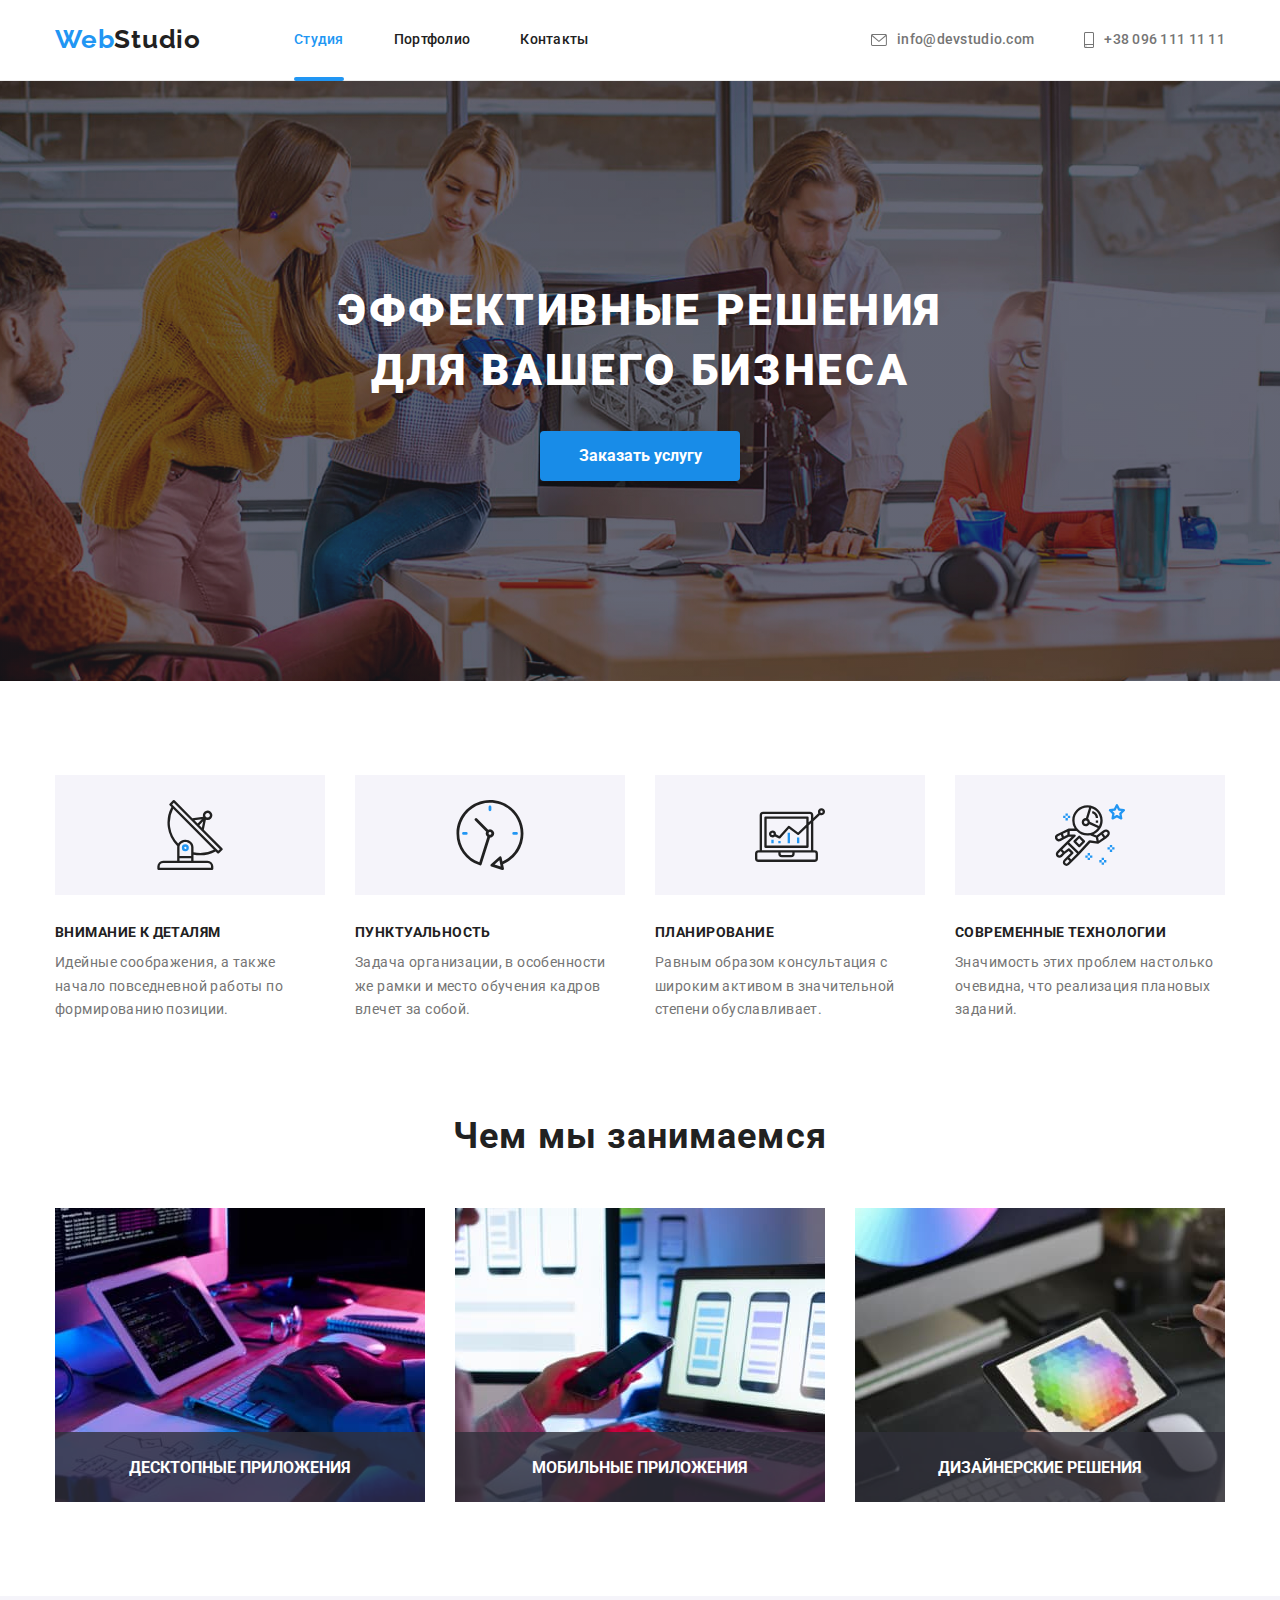
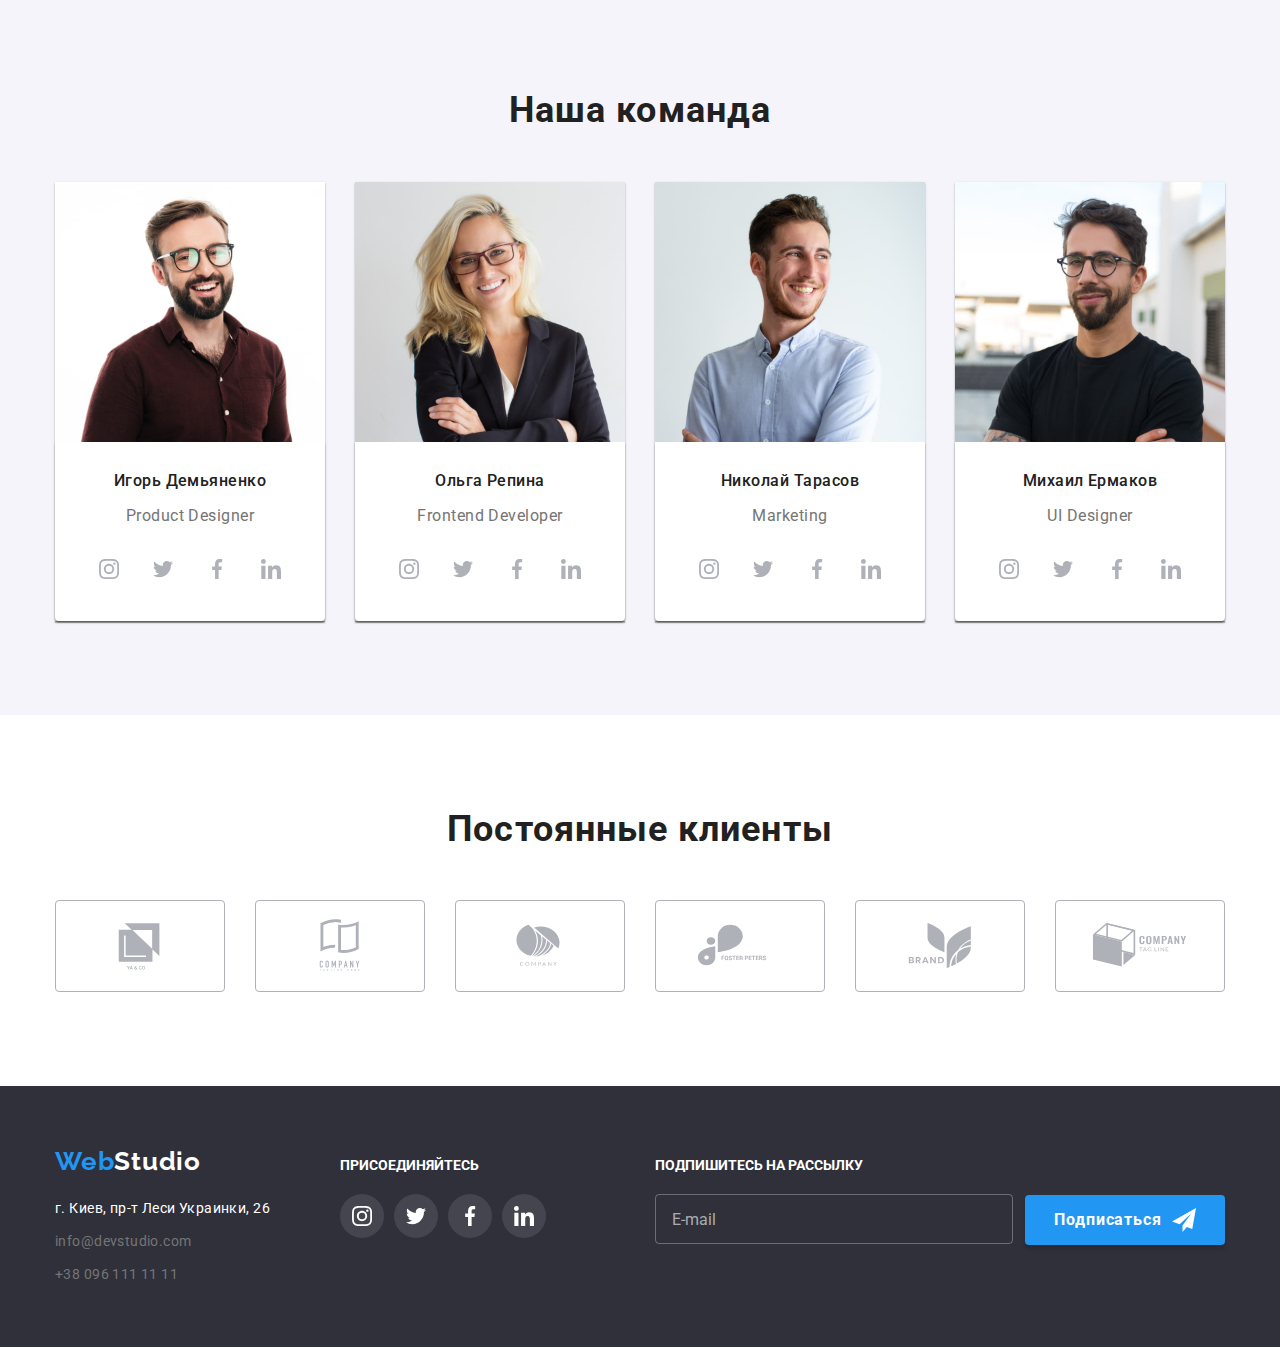
<file: index.html>
<!DOCTYPE html>
<html lang="en">
  <head>
    <meta charset="UTF-8" />
    <meta http-equiv="X-UA-Compatible" content="IE=edge" />
    <meta name="viewport" content="width=device-width, initial-scale=1.0" />
    <title>Document</title>
    <link rel="preconnect" href="https://fonts.googleapis.com" />
    <link rel="preconnect" href="https://fonts.gstatic.com" crossorigin />
    <link
      href="https://fonts.googleapis.com/css2?family=Raleway:wght@700&family=Roboto:wght@400;500;700;900&display=swap"
      rel="stylesheet"
    />
    <link
      rel="stylesheet"
      href="https://cdnjs.cloudflare.com/ajax/libs/modern-normalize/1.1.0/modern-normalize.min.css"
    />
    <link rel="stylesheet" href="./css/styles.css" />
  </head>
  <body>
    <header class="header">
      <div class="container header-container">
        <nav class="main-nav">
          <a href="./index.html" lang="en" class="logo-left link"
            >Web<span class="logo-right link">Studio</span></a
          >
          <ul class="site-nav list">
            <li class="site-nav-item">
              <a href="./index.html" class="site-nav-item link current"
                >Студия</a
              >
            </li>
            <li class="site-nav-item">
              <a href="./portfolio.html" class="site-nav-item link"
                >Портфолио</a
              >
            </li>
            <li class="site-nav-item">
              <a href="" class="site-nav-item link">Контакты</a>
            </li>
          </ul>
        </nav>
        <ul class="header-contacts list">
          <li class="header-contacts-item">
            <a href="mailto:info@devstudio.com" class="header-contacts link">
              <svg class="studio-icon" width="16" height="12">
                <use href="./images/icons.svg#icon-envelope-hover"></use>
              </svg>
              info@devstudio.com
            </a>
          </li>
          <li class="header-contacts-item">
            <a class="studio-link link" href="tel:+380961111111">
              <svg class="studio-icon" width="10" height="16">
                <use href="./images/icons.svg#icon-smartphone"></use>
              </svg>
              +38 096 111 11 11
            </a>
          </li>
        </ul>
      </div>
    </header>
    <main>
      <section class="hero overlay">
        <div class="container">
          <h1 class="hero-title">Эффективные решения для вашего бизнеса</h1>
          <button type="button" class="button-hero" data-modal-open>
            Заказать услугу
          </button>
        </div>
      </section>
      <!--Преимущества-->
      <section class="section">
        <div class="container">
          <h2 class="visually-hidden">Преимущества</h2>
          <ul class="advantage list">
            <li class="advantage-item">
              <div class="features">
                <svg class="feature-svg" width="70" height="70">
                  <use href="./images/icons.svg#icon-antenna"></use>
                </svg>
              </div>
              <h3 class="advantage-title">Внимание к деталям</h3>
              <p class="adv-description">
                Идейные соображения, а также начало повседневной работы по
                формированию позиции.
              </p>
            </li>
            <li class="advantage-item">
              <div class="features">
                <svg class="feature-svg" width="70" height="70">
                  <use href="./images/icons.svg#icon-clock"></use>
                </svg>
              </div>
              <h3 class="advantage-title">Пунктуальность</h3>
              <p class="adv-description">
                Задача организации, в особенности же рамки и место обучения
                кадров влечет за собой.
              </p>
            </li>
            <li class="advantage-item">
              <div class="features">
                <svg class="feature-svg" width="70" height="70">
                  <use href="./images/icons.svg#icon-diagram"></use>
                </svg>
              </div>
              <h3 class="advantage-title">Планирование</h3>
              <p class="adv-description">
                Равным образом консультация с широким активом в значительной
                степени обуславливает.
              </p>
            </li>
            <li class="advantage-item">
              <div class="features">
                <svg class="feature-svg" width="70" height="70">
                  <use href="./images/icons.svg#icon-astronaut"></use>
                </svg>
              </div>
              <h3 class="advantage-title">Современные технологии</h3>
              <p class="adv-description">
                Значимость этих проблем настолько очевидна, что реализация
                плановых заданий.
              </p>
            </li>
          </ul>
        </div>
      </section>
      <section class="section act-section">
        <div class="container">
          <h3 class="section-title">Чем мы занимаемся</h3>
          <ul class="project list activity">
            <li class="act-item">
              <div class="act-type">
                <img
                  src="./img/hw1.jpg"
                  alt="Верстка сайтов"
                  width="371"
                  height="294"
                />
                <p class="speciality">Десктопные приложения</p>
              </div>
            </li>
            <li class="act-item">
              <div class="act-type">
                <img
                  src="./img/hw2.jpg"
                  alt="Мобильные приложения"
                  width="371"
                  height="294"
                />
                <p class="speciality">Мобильные приложения</p>
              </div>
            </li>
            <li class="act-item">
              <div class="act-type">
                <img
                  src="./img/hw3.jpg"
                  alt="WEB дизайн"
                  width="371"
                  height="294"
                />
                <p class="speciality">Дизайнерские решения</p>
              </div>
            </li>
          </ul>
        </div>
      </section>
      <!--Наша команда-->
      <section class="section team">
        <div class="container">
          <h2 class="section-title">Наша команда</h2>
          <ul class="project-team list">
            <li class="team-image">
              <img
                class="team-photo"
                src="./img/hw4.jpg"
                alt="Фото Игоря Демьяненко"
                width="270"
                height="260"
              />
              <div class="team-description">
                <h3 class="team-member">Игорь Демьяненко</h3>
                <p class="project-type">Product Designer</p>
                <ul class="socials list">
                  <li class="socials-icons">
                    <a
                      class="social-link"
                      href=""
                      aria-label="instagram"
                      target="_blank"
                    >
                      <svg class="socials-icon" width="20" height="20">
                        <use href="./images/icons.svg#icon-instagram-2"></use>
                      </svg>
                    </a>
                  </li>
                  <li class="socials-icons">
                    <a
                      class="social-link"
                      href=""
                      aria-label="twitter"
                      target="_blank"
                    >
                      <svg class="socials-icon" width="20" height="20">
                        <use href="./images/icons.svg#icon-twitter-1"></use>
                      </svg>
                    </a>
                  </li>
                  <li class="socials-icons">
                    <a
                      class="social-link"
                      href=""
                      aria-label="facebook"
                      target="_blank"
                    >
                      <svg class="socials-icon" width="20" height="20">
                        <use href="./images/icons.svg#icon-facebook-1"></use>
                      </svg>
                    </a>
                  </li>
                  <li class="socials-icons">
                    <a
                      class="social-link"
                      href=""
                      aria-label="linkedin"
                      target="_blank"
                    >
                      <svg class="socials-icon" width="20" height="20">
                        <use href="./images/icons.svg#icon-linkedin-1"></use>
                      </svg>
                    </a>
                  </li>
                </ul>
              </div>
            </li>
            <li class="team-image">
              <img
                class="team-photo"
                src="./img/hw5.jpg"
                alt="Фото Ольги Репиной"
                width="270"
                height="260"
              />
              <div class="team-description">
                <h3 class="team-member">Ольга Репина</h3>
                <p class="project-type">Frontend Developer</p>
                <ul class="socials list">
                  <li class="socials-icons">
                    <a
                      class="social-link"
                      href=""
                      aria-label="instagram"
                      target="_blank"
                    >
                      <svg class="socials-icon" width="20" height="20">
                        <use href="./images/icons.svg#icon-instagram-2"></use>
                      </svg>
                    </a>
                  </li>
                  <li class="socials-icons">
                    <a
                      class="social-link"
                      href=""
                      aria-label="twitter"
                      target="_blank"
                    >
                      <svg class="socials-icon" width="20" height="20">
                        <use href="./images/icons.svg#icon-twitter-1"></use>
                      </svg>
                    </a>
                  </li>
                  <li class="socials-icons">
                    <a
                      class="social-link"
                      href=""
                      aria-label="facebook"
                      target="_blank"
                    >
                      <svg class="socials-icon" width="20" height="20">
                        <use href="./images/icons.svg#icon-facebook-1"></use>
                      </svg>
                    </a>
                  </li>
                  <li class="socials-icons">
                    <a
                      class="social-link"
                      href=""
                      aria-label="linkedin"
                      target="_blank"
                    >
                      <svg class="socials-icon" width="20" height="20">
                        <use href="./images/icons.svg#icon-linkedin-1"></use>
                      </svg>
                    </a>
                  </li>
                </ul>
              </div>
            </li>
            <li class="team-image">
              <img
                class="team-photo"
                src="./img/hw6.jpg"
                alt="Фото Николая Тарасова"
                width="270"
                height="260"
              />
              <div class="team-description">
                <h3 class="team-member">Николай Тарасов</h3>
                <p class="project-type">Marketing</p>
                <ul class="socials list">
                  <li class="socials-icons">
                    <a
                      class="social-link"
                      href=""
                      aria-label="instagram"
                      target="_blank"
                    >
                      <svg class="socials-icon" width="20" height="20">
                        <use href="./images/icons.svg#icon-instagram-2"></use>
                      </svg>
                    </a>
                  </li>
                  <li class="socials-icons">
                    <a
                      class="social-link"
                      href=""
                      aria-label="twitter"
                      target="_blank"
                    >
                      <svg class="socials-icon" width="20" height="20">
                        <use href="./images/icons.svg#icon-twitter-1"></use>
                      </svg>
                    </a>
                  </li>
                  <li class="socials-icons">
                    <a
                      class="social-link"
                      href=""
                      aria-label="facebook"
                      target="_blank"
                    >
                      <svg class="socials-icon" width="20" height="20">
                        <use href="./images/icons.svg#icon-facebook-1"></use>
                      </svg>
                    </a>
                  </li>
                  <li class="socials-icons">
                    <a
                      class="social-link"
                      href=""
                      aria-label="linkedin"
                      target="_blank"
                    >
                      <svg class="socials-icon" width="20" height="20">
                        <use href="./images/icons.svg#icon-linkedin-1"></use>
                      </svg>
                    </a>
                  </li>
                </ul>
              </div>
            </li>
            <li class="team-image">
              <img
                class="team-photo"
                src="./img/hw7.jpg"
                alt="Фото Михаила Ермакова"
                width="270"
                height="260"
              />
              <div class="team-description">
                <h3 class="team-member">Михаил Ермаков</h3>
                <p class="project-type">UI Designer</p>
                <ul class="socials list">
                  <li class="socials-icons">
                    <a
                      class="social-link"
                      href=""
                      aria-label="instagram"
                      target="_blank"
                    >
                      <svg class="socials-icon" width="20" height="20">
                        <use href="./images/icons.svg#icon-instagram-2"></use>
                      </svg>
                    </a>
                  </li>
                  <li class="socials-icons">
                    <a
                      class="social-link"
                      href=""
                      aria-label="twitter"
                      target="_blank"
                    >
                      <svg class="socials-icon" width="20" height="20">
                        <use href="./images/icons.svg#icon-twitter-1"></use>
                      </svg>
                    </a>
                  </li>
                  <li class="socials-icons">
                    <a
                      class="social-link"
                      href=""
                      aria-label="facebook"
                      target="_blank"
                    >
                      <svg class="socials-icon" width="20" height="20">
                        <use href="./images/icons.svg#icon-facebook-1"></use>
                      </svg>
                    </a>
                  </li>
                  <li class="socials-icons">
                    <a
                      class="social-link"
                      href=""
                      aria-label="linkedin"
                      target="_blank"
                    >
                      <svg class="socials-icon" width="20" height="20">
                        <use href="./images/icons.svg#icon-linkedin-1"></use>
                      </svg>
                    </a>
                  </li>
                </ul>
              </div>
            </li>
          </ul>
        </div>
      </section>
      <!--Постоянные клиенты-->
      <section class="section">
        <div class="container">
          <h3 class="section-title">Постоянные клиенты</h3>
          <ul class="clients list">
            <li class="clients-item">
              <a
                class="clients-link"
                href="./index.html"
                aria-label="Company Logo"
              >
                <svg class="clients-icon" width="106" height="60">
                  <use href="./images/icons.svg#icon-Logo"></use>
                </svg>
              </a>
            </li>
            <li class="clients-item">
              <a
                class="clients-link"
                href="./index.html"
                aria-label="Company Logo"
              >
                <svg class="clients-icon" width="106" height="60">
                  <use href="./images/icons.svg#icon-Logo1"></use>
                </svg>
              </a>
            </li>
            <li class="clients-item">
              <a
                class="clients-link"
                href="./index.html"
                aria-label="Company Logo"
              >
                <svg class="clients-icon" width="106" height="60">
                  <use href="./images/icons.svg#icon-Logo2"></use>
                </svg>
              </a>
            </li>
            <li class="clients-item">
              <a
                class="clients-link"
                href="./index.html"
                aria-label="Company Logo"
              >
                <svg class="clients-icon" width="106" height="60">
                  <use href="./images/icons.svg#icon-Logo3"></use>
                </svg>
              </a>
            </li>
            <li class="clients-item">
              <a
                class="clients-link"
                href="./index.html"
                aria-label="Company Logo"
              >
                <svg class="clients-icon" width="106" height="60">
                  <use href="./images/icons.svg#icon-Logo4"></use>
                </svg>
              </a>
            </li>
            <li class="clients-item">
              <a
                class="clients-link"
                href="./index.html"
                aria-label="Company Logo"
              >
                <svg class="clients-icon" width="106" height="60">
                  <use href="./images/icons.svg#icon-Logo5"></use>
                </svg>
              </a>
            </li>
          </ul>
        </div>
      </section>
    </main>
    <!--Подвал-->
    <footer class="footer">
      <div class="container footer-contacts">
        <div class="footer-block">
          <a href="index.html" lang="en" class="logo-left-footer link"
            >Web<span class="logo-right-down link">Studio</span></a
          >
          <address class="address">
            <ul class="list">
              <li class="footer-address">
                <a
                  href="https://goo.gl/maps/m6iM4TvxNRospSLj7"
                  class="contacts link"
                  ><span class="contacts-map"
                    >г. Киев, пр-т Леси Украинки, 26</span
                  ></a
                >
              </li>
              <li class="footer-address">
                <a href="mailto:info@devstudio.com" class="contacts link"
                  >info@devstudio.com</a
                >
              </li>
              <li class="footer-address">
                <a href="tel:+380961111111" class="contacts link"
                  >+38 096 111 11 11</a
                >
              </li>
            </ul>
          </address>
        </div>
        <div class="network-block">
          <h3 class="footer-title">Присоединяйтесь</h3>
          <ul class="socials list">
            <li class="footer-socials-icons">
              <a
                class="footer-social-link"
                href=""
                aria-label="instagram"
                target="_blank"
              >
                <svg class="socials-icon" width="20" height="20">
                  <use href="./images/icons.svg#icon-instagram-2"></use>
                </svg>
              </a>
            </li>
            <li class="footer-socials-icons">
              <a
                class="footer-social-link"
                href=""
                aria-label="twitter"
                target="_blank"
              >
                <svg class="socials-icon" width="20" height="20">
                  <use href="./images/icons.svg#icon-twitter-1"></use>
                </svg>
              </a>
            </li>
            <li class="footer-socials-icons">
              <a
                class="footer-social-link"
                href=""
                aria-label="facebook"
                target="_blank"
              >
                <svg class="socials-icon" width="20" height="20">
                  <use href="./images/icons.svg#icon-facebook-1"></use>
                </svg>
              </a>
            </li>
            <li class="footer-socials-icons">
              <a
                class="footer-social-link"
                href=""
                aria-label="linkedin"
                target="_blank"
              >
                <svg class="socials-icon" width="20" height="20">
                  <use href="./images/icons.svg#icon-linkedin-1"></use>
                </svg>
              </a>
            </li>
          </ul>
        </div>

        <div class="subscribe">
          <p class="title-subscribe">Подпишитесь на рассылку</p>

          <form class="form-subscribe">
            <label class="form-label-subscribe">
              <input
                type="email"
                class="form-input-subscribe"
                name="mail"
                id="mail-subscribe"
                placeholder="E-mail"
              />
            </label>
            <button type="submit" class="button-subscribe">
              Подписаться
              <svg class="icon-form-subscribe">
                <use href="./images/symbol-telegram.svg#icon-telegram"></use>
              </svg>
            </button>
          </form>
        </div>
      </div>
    </footer>

    <!-- Модальное окно -->

    <div class="backdrop is-hidden" data-modal>
      <div class="modal">
        <button class="modal-button" data-modal-close>
          <svg class="modal-button-icon">
            <use href="./images/icons/symbol-defs.svg#icon-Vector"></use>
          </svg>
        </button>

        <form class="form" autocomplete="off">
          <p class="modal-title">Оставьте свои данные, мы вам перезвоним</p>

          <label class="label">
            <span class="form-label">Имя</span>
            <input type="text" class="form-input" name="user-name" id="name" />
            <svg class="icon-form">
              <use href="./images/symbol-defs.svg#icon-man"></use>
            </svg>
          </label>

          <label class="label">
            <span class="form-label">Телефон</span>
            <input type="tel" class="form-input" name="tel" id="tel" />
            <svg class="icon-form">
              <use href="./images/symbol-defs.svg#icon-tel"></use>
            </svg>
          </label>

          <label class="label">
            <span class="form-label">Почта</span>
            <input type="email" class="form-input" name="email" id="email" />
            <svg class="icon-form">
              <use href="./images/symbol-defs.svg#icon-email"></use>
            </svg>
          </label>

          <label class="label label-comment"
            ><span class="form-label">Kомментарий</span>
            <textarea
              name="comment"
              class="textarea-field"
              id="comment"
              placeholder="Введите текст"
            ></textarea>
          </label>

          <label class="agreement">
            <input
              type="checkbox"
              class="agreement-checkbox visually-hidden"
              name="agreement"
              id="agreement"
            />
            <span class="custom-checkbox">
              <svg class="icon-checkbox">
                <use href="./images/symbol-defs.svg#icon-check2"></use>
              </svg>
            </span>
            <span class="agreement-label"
              >Соглашаюсь с рассылкой и принимаю
            </span>
            <a class="agreement-link" href="">Условия договора</a></label
          >

          <button type="submit" class="button-submit">Отправить</button>
        </form>
      </div>
    </div>
    <script src="./js/modal.js"></script>
  </body>
</html>
</file>
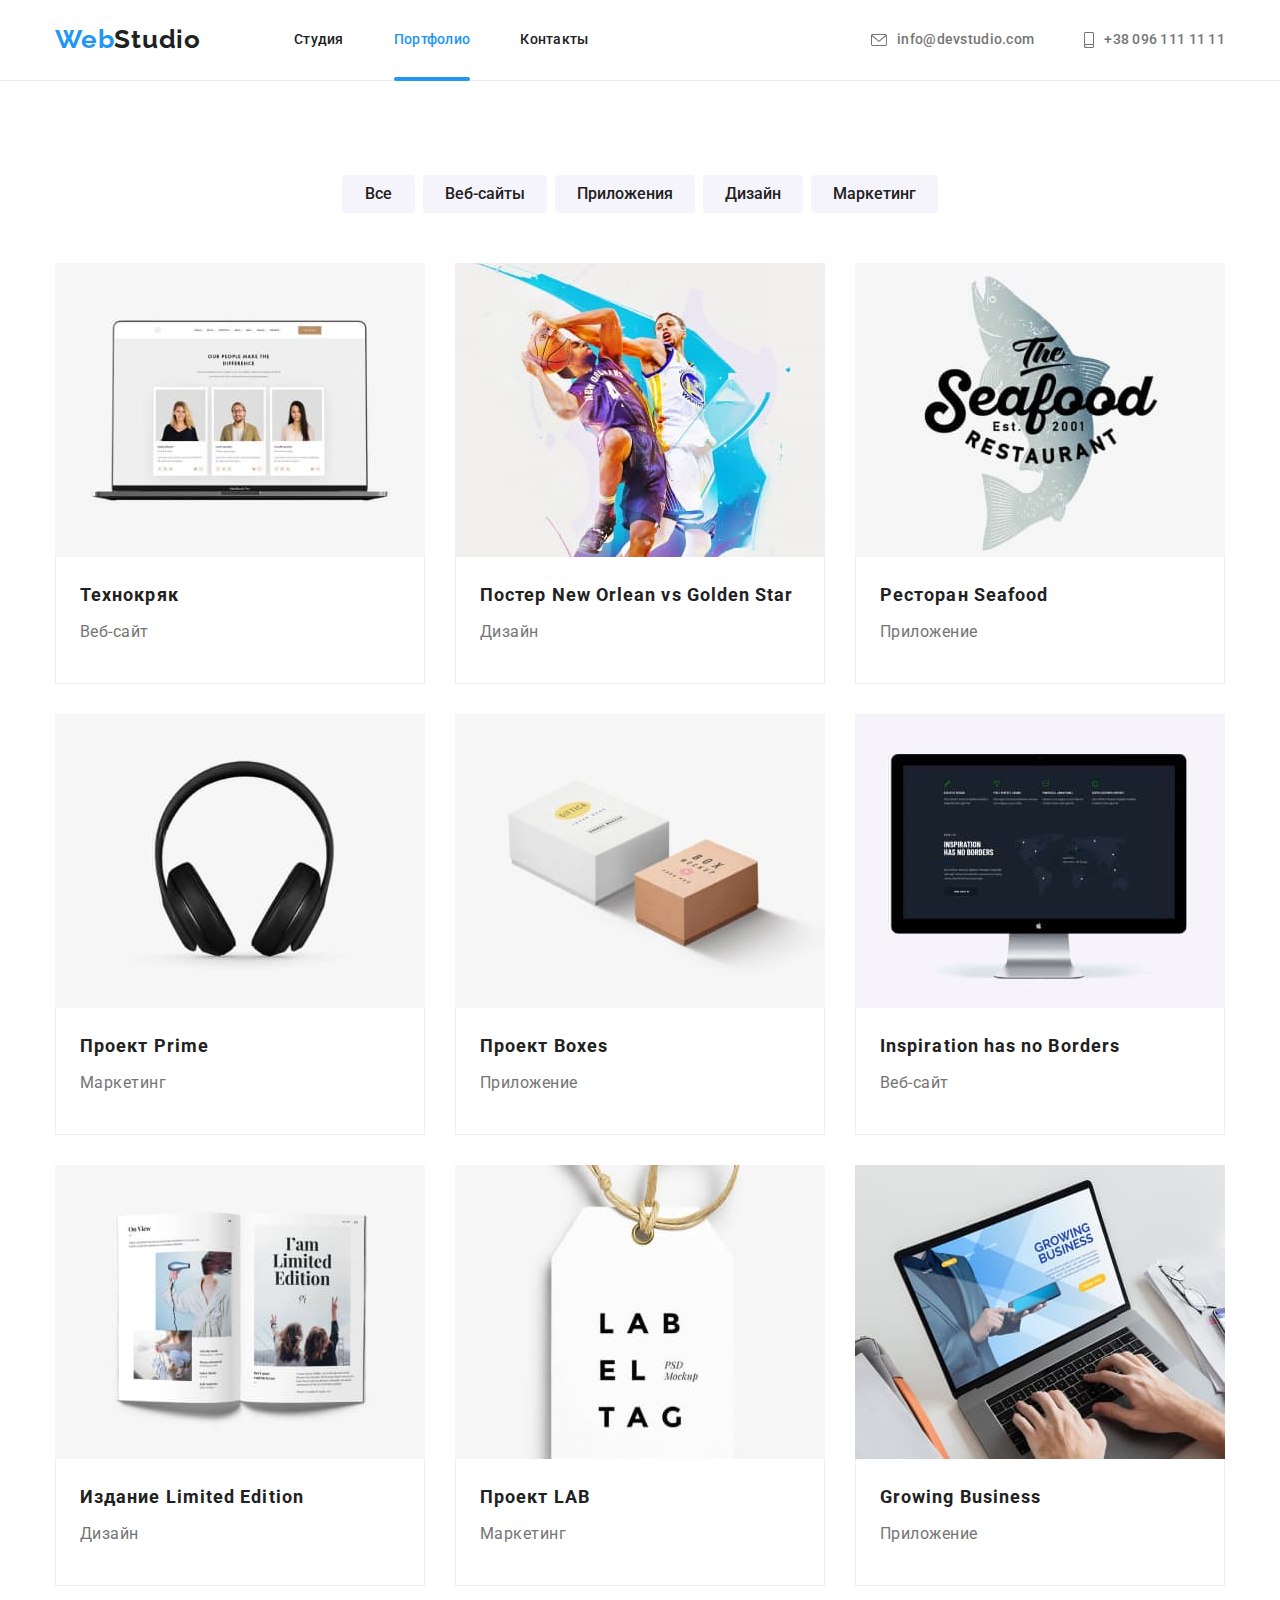
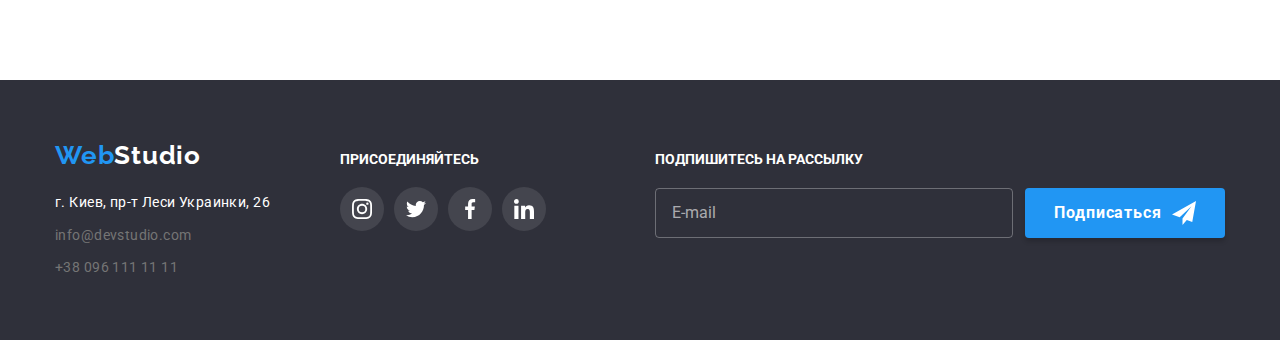
<file: portfolio.html>
<!DOCTYPE html>
<html lang="en">
<head>
    <meta charset="UTF-8">
    <meta http-equiv="X-UA-Compatible" content="IE=edge">
    <meta name="viewport" content="width=device-width, initial-scale=1.0">
    <title>Document</title>
    <link rel="preconnect" href="https://fonts.googleapis.com">
    <link rel="preconnect" href="https://fonts.gstatic.com" crossorigin>
    <link href="https://fonts.googleapis.com/css2?family=Raleway:wght@700&family=Roboto:wght@400;500;700;900&display=swap" rel="stylesheet"> 
    <link 
          rel="stylesheet"
          href="https://cdnjs.cloudflare.com/ajax/libs/modern-normalize/1.1.0/modern-normalize.min.css"
        />
    <link rel="stylesheet" href="./css/styles.css">
</head>
<body>
    <header class="header">
        <div class="container header-container">
            <nav class="main-nav">
            <a href="./index.html" lang="en" class="logo-left link">Web<span class="logo-right link">Studio</span></a>
            <ul class="site-nav list">
                <li class="site-nav-item"><a href="./index.html" class="site-nav-item link">Студия</a></li>
                <li class="site-nav-item"><a href="" class="site-nav-item link current">Портфолио</a></li>
                <li class="site-nav-item"><a href="" class="site-nav-item link">Контакты</a></li>
            </ul>
            </nav>
            <ul class="header-contacts list">
                <li class="header-contacts-item">
                    <a href="mailto:info@devstudio.com" class="header-contacts link">
                    <svg class="studio-icon" width="16" height="12">
                        <use href="./images/icons.svg#icon-envelope-hover"></use>
                     </svg>
                     info@devstudio.com
                    </a>
                </li>
                <li class="header-contacts-item">
                    <a class="studio-link link" href="tel:+380961111111">
                        <svg class="studio-icon" width="10" height="16">
                        <use href="./images/icons.svg#icon-smartphone"></use>
                    </svg>
                    +38 096 111 11 11
                    </a>
                </li>
            </ul>
        </div>
    </header>
 <main>
        <section class="section">
        <div class="container">
            <h1 class="visually-hidden">Портфолио</h1>
            <!--Фильтр-->
            <ul class="site-nav-button list">
                <li class="button-item"><button type="button" class="button">Все</button></li>
                <li class="button-item"><button type="button" class="button">Веб-сайты</button></li>
                <li class="button-item"><button type="button" class="button">Приложения</button></li>
                <li class="button-item"><button type="button" class="button">Дизайн</button></li>
                <li class="button-item"><button type="button" class="button">Маркетинг</button></li>            
            </ul>
          <!--Проекты--> 
            <ul class="project list">
                <li class="project-items">
                   <a href="" class="project-link link">
                    <div class="project-overlay">
                    <img src="./images/img.jpg" alt="Компьютер с фото"
                    width="371"
                    height="294">
                    <p class="overlay-text">Ресурс предлагает комплексные
                    предложения с разным уровнем функционала
                    и сервисов. Все это позволит посетителю получить исчерпывающие сведения
                    о компании или частном лице.</p>
                       </div>
                   <div class="project-info">
                    <h2 class="project-name">Технокряк</h2>
                    <p class="project-type">Веб-сайт</p>
                   </div>
                   </a>
                </li>
                <li class="project-items">
                   <a href="" class="project-link link">
                    <div class="project-overlay">
                    <img src="./images/img(1).jpg" alt="Два баскетболиста с мячом"
                    width="371"
                    height="294">
                    <p class="overlay-text">Ресурс предлагает комплексные
                        предложения с разным уровнем функционала
                        и сервисов. Все это позволит посетителю получить исчерпывающие сведения
                        о компании или частном лице.</p>
                    </div>
                    <div class="project-info">
                    <h2 class="project-name">Постер New Orlean vs Golden Star</h2>
                    <p class="project-type">Дизайн</p>
                    </div>
                    </a> 
                </li>
                <li class="project-items">
                    <a href="" class="project-link link">
                        <div class="project-overlay">
                    <img src="./images/img(2).jpg" alt="Морской ресторан"
                    width="371"
                    height="294">
                    <p class="overlay-text">Ресурс предлагает комплексные
                        предложения с разным уровнем функционала
                        и сервисов. Все это позволит посетителю получить исчерпывающие сведения
                        о компании или частном лице.</p>
                    </div>
                    <div class="project-info">
                    <h2 class="project-name">Ресторан Seafood</h2>
                    <p class="project-type">Приложение</p>
                    </div>
                    </a>
                </li>
                <li class="project-items">
                    <a href="" class="project-link link">
                        <div class="project-overlay">
                    <img src="./images/img(3).jpg" alt="Наушники"
                    width="371"
                    height="294">
                    <p class="overlay-text">Ресурс предлагает комплексные
                        предложения с разным уровнем функционала
                        и сервисов. Все это позволит посетителю получить исчерпывающие сведения
                        о компании или частном лице.</p>
                    </div>
                    <div class="project-info">
                    <h2 class="project-name">Проект Prime</h2>
                    <p class="project-type">Маркетинг</p>
                    </div>
                    </a>
                </li>
                <li class="project-items">
                    <a href="" class="project-link link">
                        <div class="project-overlay">
                    <img src="./images/img(4).jpg" alt="Две коробки"
                    width="371"
                    height="294">
                    <p class="overlay-text">Ресурс предлагает комплексные
                        предложения с разным уровнем функционала
                        и сервисов. Все это позволит посетителю получить исчерпывающие сведения
                        о компании или частном лице.</p>
                    </div>
                    <div class="project-info">
                    <h2 class="project-name">Проект Boxes</h2>
                    <p class="project-type">Приложение</p>
                    </div>
                    </a>
                </li>
                <li class="project-items">
                    <a href="" class="project-link link">
                        <div class="project-overlay">
                    <img src="./images/img(5).jpg" alt="Монитор"
                    width="371"
                    height="294">
                    <p class="overlay-text">Ресурс предлагает комплексные
                        предложения с разным уровнем функционала
                        и сервисов. Все это позволит посетителю получить исчерпывающие сведения
                        о компании или частном лице.</p>
                    </div>
                    <div class="project-info">
                    <h2 class="project-name">Inspiration has no Borders</h2>
                    <p class="project-type">Веб-сайт</p>
                    </div>
                    </a>
                </li>
                <li class="project-items">
                    <a href="" class="project-link link">
                        <div class="project-overlay">
                    <img src="./images/img(6).jpg" alt="Книга"
                    width="371"
                    height="294">
                    <p class="overlay-text">Ресурс предлагает комплексные
                        предложения с разным уровнем функционала
                        и сервисов. Все это позволит посетителю получить исчерпывающие сведения
                        о компании или частном лице.</p>
                    </div>
                    <div class="project-info">
                    <h2 class="project-name">Издание Limited Edition</h2>
                    <p class="project-type">Дизайн</p>
                    </div>
                    </a>
                </li>
                <li class="project-items">
                    <a href="" class="project-link link">
                        <div class="project-overlay">
                    <img src="./images/img(7).jpg" alt="Бирка"
                    width="371"
                    height="294">
                    <p class="overlay-text">Ресурс предлагает комплексные
                        предложения с разным уровнем функционала
                        и сервисов. Все это позволит посетителю получить исчерпывающие сведения
                        о компании или частном лице.</p>
                    </div>
                    <div class="project-info">
                    <h2 class="project-name">Проект LAB</h2>
                    <p class="project-type">Маркетинг</p>
                    </div>
                    </a>
                </li>
                <li class="project-items">
                    <a href="" class="project-link link">
                        <div class="project-overlay">
                    <img src="./images/img(8).jpg" alt="Руки печатают на ноутбуке"
                    width="371"
                    height="294">
                    <p class="overlay-text">Ресурс предлагает комплексные
                        предложения с разным уровнем функционала
                        и сервисов. Все это позволит посетителю получить исчерпывающие сведения
                        о компании или частном лице.</p>
                    </div>
                    <div class="project-info">
                    <h2 class="project-name">Growing Business</h2>
                    <p class="project-type">Приложение</p>
                    </div>
                    </a>
                </li>
            </ul>
        </div>
        </section>
    </main>
    <!--Подвал-->
    <footer class="footer">
        <div class="container footer-contacts">
            <div class="footer-block">
                <a href="index.html" lang="en" class="logo-left-footer link">Web<span class="logo-right-down link">Studio</span></a>
                <address class="address">
                    <ul class="list">
                        <li class="footer-address"><a href="https://goo.gl/maps/m6iM4TvxNRospSLj7" class="contacts link"><span class="contacts-map">г. Киев, пр-т Леси Украинки, 26</span></a></li>
                        <li class="footer-address"><a href="mailto:info@devstudio.com" class="contacts link">info@devstudio.com</a></li>
                        <li class="footer-address"><a href="tel:+380961111111" class="contacts link">+38 096 111 11 11</a></li>
                    </ul>
                </address>
            </div>
            <div class="network-block">
            <h3 class="footer-title">Присоединяйтесь</h3>
                <ul class="socials list">
                    <li class="footer-socials-icons">
                        <a class="footer-social-link" href="" aria-label="instagram" target="_blank">
                            <svg class="socials-icon" width="20" height="20">
                                <use href="./images/icons.svg#icon-instagram-2"></use>
                            </svg>
                        </a>
                    </li>
                    <li class="footer-socials-icons">
                        <a class="footer-social-link" href="" aria-label="twitter" target="_blank">
                            <svg class="socials-icon" width="20" height="20">
                                <use href="./images/icons.svg#icon-twitter-1"></use>
                            </svg>
                        </a>
                    </li>
                    <li class="footer-socials-icons">
                        <a class="footer-social-link" href="" aria-label="facebook" target="_blank">
                            <svg class="socials-icon" width="20" height="20">
                                <use href="./images/icons.svg#icon-facebook-1"></use>
                            </svg>
                        </a>
                    </li>
                    <li class="footer-socials-icons">
                        <a class="footer-social-link" href="" aria-label="linkedin" target="_blank">
                            <svg class="socials-icon" width="20" height="20">
                                <use href="./images/icons.svg#icon-linkedin-1"></use>
                            </svg>
                        </a>
                    </li>
                </ul>
            </div>
            <div class="subscribe">
                <p class="title-subscribe">Подпишитесь на рассылку</p>
      
                <form class="form-subscribe">
                  <label class="form-label-subscribe">
                    <input
                      type="email"
                      class="form-input-subscribe"
                      name="mail"
                      id="mail-subscribe"
                      placeholder="E-mail"
                    />
                  </label>
                  <button type="submit" class="button-subscribe">
                    Подписаться
                    <svg class="icon-form-subscribe">
                      <use href="./images/symbol-telegram.svg#icon-telegram"></use>
                    </svg>
                  </button>
                </form>
              </div>
        </div>
    </footer>
</body>
</html>
</file>
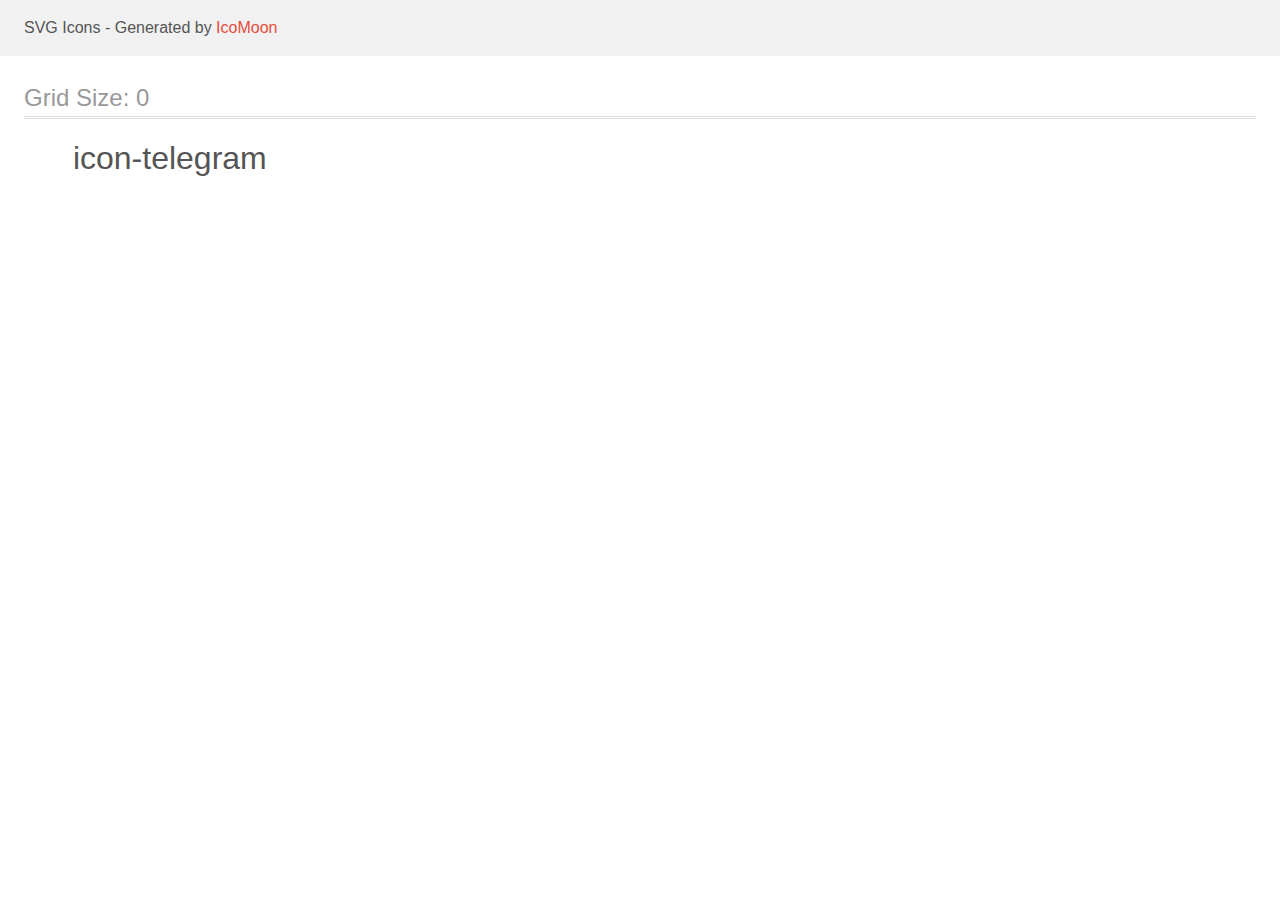
<file: images/icomoon(1)/demo.html>
<!doctype html>
<html>
<head>
    <title>IcoMoon - SVG Icons</title>
    <meta charset="utf-8">
    <meta name="viewport" content="width=device-width, initial-scale=1">
    <link rel="stylesheet" href="demo-files/demo.css">
    <link rel="stylesheet" href="style.css">
</head>
<body>
<svg aria-hidden="true" style="position: absolute; width: 0; height: 0; overflow: hidden;" version="1.1" xmlns="http://www.w3.org/2000/svg" xmlns:xlink="http://www.w3.org/1999/xlink">
<defs>
<symbol id="icon-telegram" viewBox="0 0 32 32">
<path fill="#fff" style="fill: var(--color1, #fff)" d="M32 0l-32 18 10.227 3.788 15.773-14.788-11.998 16.186 0.010 0.004-0.012-0.004v8.814l5.735-6.691 7.265 2.691 5-28z"></path>
</symbol>
</defs>
</svg>

<header class="bgc1 clearfix">
<div class="mhl">
    <p>SVG Icons - Generated by <a href="https://icomoon.io/app">IcoMoon</a></p>
</div>
</header>
    <div class="clearfix mhl ptl">
        <h1 class="mvm mtn fgc1">Grid Size: 0</h1>
        <div class="glyph fs1">
            <div class="clearfix pbs">
                <svg class="icon icon-telegram"><use xlink:href="#icon-telegram"></use></svg><span class="name"> icon-telegram</span>
            </div>
        </div>
  </div>
<script defer src="svgxuse.js"></script>
</body>
</html>
</file>
<file: css/styles.css>
:root {
  --primary-text-color: #757575;
  --secondary-color: #212121;
  --accent-color: #2196f3;
  --gray-background: #f5f4fa;
  --main-color: #ffffff;
  --icon-color: #afb1b8;
  --icon-color-background: #44454e;

  --section-background: #e5e5e5;
  --footer--header-background: #2f303a;
  --button-hero-color: #188ce8;

  --border-color: #ececec;
  --project-items-border-color: #eeeeee;

  --card-set-gap: 30px;

  --button-hero-shadow: 0px 4px 4px rgba(0, 0, 0, 0.15);
  --card-shadow: 0px 1px 3px rgba(0, 0, 0, 0.12),
    0px 1px 1px rgba(0, 0, 0, 0.14), 0px 2px 1px rgba(0, 0, 0, 0.2);
  --bg-color-hero: rgba(47, 48, 58, 0.4);
  --bg-second-color: #c4c4c4;

  --box-shadow-color: 0px 4px 4px 0px rgba(0, 0, 0, 0.25);
  --box-shadow-sec-color: 0px 1px 3px 0px rgba(0, 0, 0, 0.12),
    0px 1px 1px 0px rgba(0, 0, 0, 0.14), 0px 2px 1px 0px rgba(0, 0, 0, 0.2);
  --box-shadow-carts: 1px 4px 6px 0px rgba(0, 0, 0, 0.16),
    0px 4px 4px 0px rgba(0, 0, 0, 0.06), 0px 1px 1px 0px rgba(0, 0, 0, 0.12);

  --transition-timing-function: cubic-bezier(0.4, 0, 0.2, 1);
  --transition-duration: 250ms;
}

body {
  background-color: var(--main-color);
  color: var(--primary-text-color);
  font-family: "Roboto", sans-serif;
}

h1,
h2,
h3,
p,
ul {
  margin: 0;
}

img {
  display: block;
  max-width: 100%;
  height: auto;
}

.list {
  margin: 0;
  padding: 0;
  list-style: none;
}

.link {
  display: inline-block;

  text-decoration: none;
  color: inherit;
}

.contacts {
  color: var(--secondary-color);
}

.visually-hidden {
  position: absolute;
  white-space: nowrap;
  width: 1px;
  height: 1px;
  overflow: hidden;
  border: 0;
  padding: 0;
  clip: rect(0 0 0 0);
  clip-path: inset(50%);
  margin: -1px;
}

.container {
  width: 1200px;
  padding-left: 15px;
  padding-right: 15px;

  margin-left: auto;
  margin-right: auto;
}

/* Header */

.header {
  background: var(--main-color);
  border-bottom: 1px solid var(--border-color);
}

.site-nav {
  display: flex;
  align-items: center;
  margin-left: 93px;
}

.studio-link {
  display: flex;
  align-items: center;
  color: var(--primary-text-color);
  transition: color 250ms cubic-bezier(0.4, 0, 0.2, 1);
}

.studio-link:hover,
.studio-link:focus {
  color: var(--accent-color);
}

.studio-icon {
  margin-right: 10px;

  fill: currentColor;
}

.project-team {
  display: flex;
  align-items: center;
  flex-wrap: nowrap;

  padding-left: 0;
  padding-right: 0;
}

.team-image {
  margin-right: 30px;
  width: 270px;

  background: var(--main-white-color);
  box-shadow: var(--box-shadow-sec-color);
  margin-right: 30px;
  font-size: 0px;
}

.team-image:last-child {
  margin-right: 0;
}

.socials-icons:not(:last-child) {
  margin-right: 10px;
}

.site-nav-item {
  /* margin-right: 50px; */
  display: inline-block;
  font-family: inherit;
  font-weight: 500;
  font-size: 14px;
  line-height: 1.14;
  letter-spacing: 0.02em;
  color: var(--secondary-color);
  transition: color 250ms cubic-bezier(0.4, 0, 0.2, 1);
}

.site-nav-item.current {
  color: var(--accent-color);
  position: relative;
}

.site-nav-item.current::after {
  content: "";
  position: absolute;
  bottom: -1px;
  left: 0;
  display: block;
  width: 100%;
  height: 4px;
  border-radius: 2px;
  background-color: var(--accent-color);
  transition: color 250ms cubic-bezier(0.4, 0, 0.2, 1);
}

.site-nav-item::after:hover {
  width: 100%;
}

.site-nav .site-nav-item:not(:last-child) {
  margin-right: 50px;
}

.site-nav .link {
  display: block;
  padding-top: 32px;
  padding-bottom: 32px;
}

.site-nav-item:hover,
.site-nav-item:focus,
.site-nav-item:active {
  color: var(--accent-color);
}

.current {
  color: var(--accent-color);
}

.header-container {
  display: flex;
  align-items: center;
}

.main-nav {
  display: flex;
}

.header-contacts {
  display: flex;
  margin-left: auto;
  align-items: center;

  font-weight: 500;
  font-size: 14px;
  line-height: 1.14;
  letter-spacing: 0.02em;
  color: var(--primary-text-color);
  transition: color 250ms cubic-bezier(0.4, 0, 0.2, 1);
}

.header-contacts:hover,
.header-contacts:focus {
  color: var(--accent-color);
}

.header-contacts-item {
  margin-right: 50px;
  display: inline-block;
}

.header-contacts-item:last-child {
  margin-right: 0;
}

/* Logo */

.logo-left {
  padding: 24px 0;

  font-family: "Raleway", sans-serif;
  font-weight: 700;
  font-size: 26px;
  line-height: 1.19;
  letter-spacing: 0.03em;
  color: var(--accent-color);
}

.logo-left-footer {
  font-family: "Raleway", sans-serif;
  font-weight: 700;
  font-size: 26px;
  line-height: 1.19;
  letter-spacing: 0.03em;
  color: var(--accent-color);
}

.logo-right {
  font-family: "Raleway", sans-serif;
  font-weight: 700;
  font-size: 26px;
  line-height: 1.19;
  letter-spacing: 0.03em;
  color: var(--secondary-color);
}

.logo-right-down {
  font-family: "Raleway", sans-serif;
  font-weight: 700;
  font-size: 26px;
  line-height: 1.19;
  letter-spacing: 0.03em;
  color: var(--main-color);
}

.logo-left .logo-right .logo-right-down {
  font-family: "Raleway", sans-serif;
}

.logo-left .logo-right-down {
  margin: 0;
  padding: 0;
}

/* Hero */

.hero {
  background: var(--footer--header-background);

  margin: 0 auto;
  text-align: center;
  padding-top: 200px;
  padding-bottom: 200px;
}

.overlay {
  max-width: 1600px;
  background-image: linear-gradient(
      to bottom,
      var(--bg-color-hero),
      var(--bg-color-hero)
    ),
    url(../images/HeroImg.jpg);
  background-repeat: no-repeat;
  background-position: center;

  background-size: cover;
  background-color: var(--bg-second-color);
}

.hero-title {
  margin-bottom: 30px;
  margin-left: auto;
  margin-right: auto;

  text-align: center;
  width: 696px;

  color: var(--main-color);
  font-weight: 900;
  font-size: 44px;
  line-height: 1.36;
  letter-spacing: 0.06em;
  text-transform: uppercase;
}

/* Преимущества. */

.section {
  padding-bottom: 94px;
  padding-top: 94px;
}

.section-title {
  margin-bottom: 50px;

  font-weight: 700;
  font-size: 36px;
  line-height: 1.16;
  text-align: center;
  letter-spacing: 0.03em;
  color: var(--secondary-color);
}

.advantage {
  display: flex;

  font-weight: 700;
  font-size: 14px;
  line-height: 1.14;
  letter-spacing: 0.03em;
  color: var(--secondary-color);
}

.advantage-title {
  margin-bottom: 10px;
  text-align: left;

  font-weight: 700;
  font-size: 14px;
  text-transform: uppercase;
}

.advantage-item {
  margin-right: 30px;
  width: 270px;
}

.advantage-item:last-child {
  margin-right: 0;
  flex-shrink: unset;
}

.adv-description {
  font-weight: 400;
  font-size: 14px;
  line-height: 1.71;
  letter-spacing: 0.03em;

  color: var(--primary-text-color);
}

.features {
  display: flex;
  justify-content: center;
  align-items: center;
  height: 120px;
  width: 270px;
  background-color: var(--gray-background);
  margin-bottom: 30px;
}

/*Чем мы занимаемся*/

.act-section {
  padding-top: 0;
}

.activity {
  display: flex;
  flex-wrap: nowrap;
}

.act-item {
  margin-right: 30px;
  width: 370px;
}

.act-item:last-child {
  margin-right: 0;
}

.act-type {
  position: relative;
}

.speciality {
  position: absolute;
  bottom: 0;
  display: flex;
  align-items: center;
  justify-content: center;
  width: 100%;
  height: 70px;
  font-weight: 700;
  line-height: 1.14px;
  text-transform: uppercase;
  background-color: rgba(47, 48, 58, 0.8);
  color: #ffffff;
}

/* Наша команда */

.team {
  padding-top: auto;

  background-color: var(--gray-background);
}

.project-team {
  display: flex;
  align-items: center;
  flex-wrap: nowrap;

  padding-left: 0;
  padding-right: 0;
}

.team-image {
  margin-right: 30px;
  width: 270px;
}

.team-image:last-child {
  margin-right: 0;
}

.team-description {
  text-align: center;
  padding-top: 30px;
  padding-bottom: 30px;
  border: 1px;
  border-bottom-right-radius: 4px;
  border-bottom-left-radius: 4px;

  background-color: var(--main-color);
  box-shadow: 0px 1px 3px rgba(0, 0, 0, 0.12), 0px 1px 1px rgba(0, 0, 0, 0.14),
    0px 2px 1px rgba(0, 0, 0, 0.2);
}

.team-member {
  margin-bottom: 10px;

  color: var(--secondary-color);
  font-weight: 500;
  font-size: 16px;
  line-height: 1.18;
  letter-spacing: 0.03em;
}

.team-position {
  font-weight: 400;
  font-size: 16px;
  line-height: 1.18;
  letter-spacing: 0.03em;
}

.socials {
  display: flex;
  justify-content: center;
  align-items: center;
}

.social-link {
  display: flex;
  align-items: center;
  justify-content: center;

  width: 44px;
  height: 44px;
  background-color: var(--main-color);
  color: var(--icon-color);
  border-radius: 50%;
  transition: background-color 250ms cubic-bezier(0.4, 0, 0.2, 1),
    color 250ms cubic-bezier(0.4, 0, 0.2, 1);
}
.social-link:hover,
.social-link:focus {
  background-color: var(--accent-color);
  color: var(--main-color);
}

.socials-icon {
  fill: currentColor;
}

/*Клиенты*/
.clients {
  display: flex;
  flex-wrap: wrap;
  /*justify-content: center;
      align-items: center;*/
  cursor: pointer;
}

.clients-link {
  display: flex;
  align-items: center;
  justify-content: center;
  width: 100%;
  height: 100%;
  border: 1px solid var(--icon-color);
  border-radius: 4px;
  transition: border-color 250ms cubic-bezier(0.4, 0, 0.2, 1);
}

.clients-link:hover {
  border-color: var(--accent-color);
}

.clients-link:hover .clients-icon,
.clients-link:focus .clients-icon {
  fill: var(--accent-color);
}

/*
  .clients-item {
      height: 92px;
      align-items: center;
      width: calc((100% - 150px) / 6);
  
  } */

.clients-item {
  width: 170px;
  height: 92px;
}

.clients-item:not(:last-child) {
  margin-right: 30px;
}

.clients-icon {
  fill: var(--icon-color);
  transition: fill 250ms cubic-bezier(0.4, 0, 0.2, 1);
}

/*Button*/

.button {
  border: transparent;
  display: inline-block;
  min-width: 73px;
  min-height: 38px;
  text-align: center;
  border-radius: 4px;
  padding: 6px 22px;
  font-family: inherit;
  color: var(--secondary-color);
  background: var(--gray-background);
  font-weight: 500;
  font-size: 16px;
  line-height: 1.62;
  cursor: pointer;
  border-radius: 4px;

  transition: color 250ms cubic-bezier(0.4, 0, 0.2, 1) background-color 250ms
    cubic-bezier(0.4, 0, 0.2, 1) box-shadow 250ms cubic-bezier(0.4, 0, 0.2, 1);
}

.button:hover,
.button:focus {
  background-color: var(--accent-color);
  color: var(--main-color);
  box-shadow: 0px 1px 1px rgba(0, 0, 0, 0.12), 0px 4px 4px rgba(0, 0, 0, 0.06),
    1px 4px 6px rgba(0, 0, 0, 0.16);
}

.button-hero {
  display: inline-block;
  width: 200px;
  height: 50px;

  text-align: center;
  font-style: normal;
  font-weight: 700;
  font-size: 16px;
  line-height: 1.87;

  background-color: var(--button-hero-color);
  cursor: pointer;
  color: var(--main-color);
  box-shadow: var(--button-hero-shadow);
  border: transparent;
  border-radius: 4px;
  padding: 10px 32px;
  transition: color 250ms cubic-bezier(0.4, 0, 0.2, 1);
}

/* Портфолио */

.site-nav-button {
  display: flex;
  margin-bottom: 50px;
  justify-content: center;

  font-family: inherit;
  font-weight: 500;
  font-size: 16px;
  line-height: 1.62;
  letter-spacing: 0.03em;
  color: var(--secondary-color);
}

.button-item {
  margin-right: 8px;
}

/* .button-item:hover,
  .button-item:focus {
      
  } */

.button-item:last-child {
  margin-right: 0;
}

.project {
  display: flex;
  flex-wrap: wrap;
  align-items: center;
  padding-left: 0;
  padding-right: 0;
  background: var(--main-color);
}

.project-items {
  max-width: 370px;
  margin-right: 30px;
  margin-bottom: 30px;
}

/* .project-items:hover {
      box-shadow: 0px 1px 1px rgba(0, 0, 0, 0.12),
      0px 4px 4px rgba(0, 0, 0, 0.06),
      1px 4px 6px rgba(0, 0, 0, 0.16);
  }
  */
.project-link {
  transition: box-shadow 250ms cubic-bezier(0.4, 0, 0.2, 1);
}

.project-link:hover,
.project-link:focus {
  box-shadow: 0px 1px 1px rgba(0, 0, 0, 0.12), 0px 4px 4px rgba(0, 0, 0, 0.06),
    1px 4px 6px rgba(0, 0, 0, 0.16);
}

.project-items {
  flex-basis: calc((100% - 60px) / 3);
}

.project-items:nth-child(3n) {
  margin-right: 0;
}

.project-items:nth-last-child(-n + 3) {
  margin-bottom: 0;
}

.project-info {
  padding: 20px 24px;
  border-left: 1px solid var(--project-items-border-color);
  border-bottom: 1px solid var(--project-items-border-color);
  border-right: 1px solid var(--project-items-border-color);
}

.project-name {
  margin-bottom: 4px;

  font-weight: 700;
  font-size: 18px;
  line-height: 2;
  letter-spacing: 0.06em;
  color: var(--secondary-color);
}

.project-type {
  margin-bottom: 16px;

  font-weight: 400;
  font-size: 16px;
  line-height: 1.87;
  letter-spacing: 0.03em;
  color: var(--primary-text-color);
}

/* Портфолио - Оверлей */

.project-overlay {
  position: relative;
  overflow: hidden;
}

.overlay-text {
  position: absolute;
  padding: 63px 24px;
  width: 100%;
  height: 100%;
  font-size: 18px;
  line-height: 1.55;
  letter-spacing: 0.03em;
  background-color: rgba(33, 150, 243, 0.9);
  color: var(--main-color);
  opacity: 0, 250ms cubic-bezier(0.4, 0, 0.2, 1);
  transition: transform 250ms cubic-bezier(0.4, 0, 0.2, 1);
}

.project-link:hover .overlay-text,
.project-link:focus .overlay-text {
  transform: translateY(-101%);
  opacity: 1;
}

/* Footer */

.footer {
  display: flex;

  padding-top: 60px;
  padding-bottom: 60px;
  background: var(--footer--header-background);
}

.footer-contacts {
  display: flex;
  justify-content: flex-start;
  align-items: baseline;
}

.footer-address {
  margin-bottom: 9px;
}

.footer-address:last-child {
  margin-bottom: 0;
}

.address {
  font-style: normal;
  text-align: left;

  margin-top: 20px;
}

.contacts {
  color: var(--main-color) 60%;
  font-size: 14px;
  line-height: 1.71;
  letter-spacing: 0.03em;
  transition: background-color 250ms cubic-bezier(0.4, 0, 0.2, 1);
}

.contacts:hover,
.contacts:focus {
  color: var(--accent-color);
}

.contacts-map {
  font-family: inherit;
  font-size: 14px;
  line-height: 1.71;
  letter-spacing: 0.03em;
  color: var(--main-color);
  transition: background-color 250ms cubic-bezier(0.4, 0, 0.2, 1);
}

.contacts-map:hover,
.contacts-map:focus {
  color: var(--accent-color);
}

/*Іконки футеру*/

.footer-icon {
  fill: var(--main-color);
  background-color: var(--primary-text-color);
  transition: background-color 250ms cubic-bezier(0.4, 0, 0.2, 1);
}

.footer-icon:hover,
.footer-icon:focus {
  fill: var(--main-color);
  background-color: var(--accent-color);
}

.footer-title {
  margin-bottom: 20px;
  text-align: left;

  font-weight: 700;
  font-size: 14px;
  text-transform: uppercase;
  color: var(--main-color);
}

.footer-socials {
  display: flex;
}

.footer-social-link {
  display: flex;
  align-items: center;
  justify-content: center;
  width: 44px;
  height: 44px;
  background-color: var(--icon-color-background);
  color: var(--main-color);
  border-radius: 50%;
  transition: background-color 250ms cubic-bezier(0.4, 0, 0.2, 1);
}

.footer-social-link:hover,
.footer-social-link:focus {
  background-color: var(--accent-color);
  color: var(--main-color);
}

.footer-socials {
  color: var(--primary-text-color);
}
.footer-socials-icons:not(:last-child) {
  margin-right: 10px;
}

.network-block {
  margin-left: 70px;
}

/*Бекдроп і модальне вікно*/

.backdrop.is-hidden {
  visibility: hidden;
  opacity: 0;
  pointer-events: none;
}

.backdrop {
  position: fixed;
  top: 0;
  left: 0;
  width: 100%;
  height: 100%;
  transition: visibility var(--transition-duration)
      var(--transition-timing-function),
    opacity var(--transition-duration) var(--transition-timing-function);
  background-color: rgba(0, 0, 0, 0.2);
  display: flex;
  justify-content: center;
  align-items: center;
}

.backdrop.is-hidden .modal {
  transform: translate(-50%, -50%) rotate(0) scale(0.1);
}

.modal {
  position: absolute;
  width: 528px;
  height: 581px;
  left: 536px;
  top: 221px;
  background: var(--main-color);
  box-shadow: 0px 1px 3px rgba(0, 0, 0, 0.12), 0px 1px 1px rgba(0, 0, 0, 0.14),
    0px 2px 1px rgba(0, 0, 0, 0.2);
  border-radius: 4px;
  top: 50%;
  left: 50%;
  transition: transform 250ms linear;
  transform: translate(-50%, -50%) rotate(360deg) scale(1);
}

.modal-button {
  box-sizing: border-box;
  position: absolute;
  width: 30px;
  height: 30px;
  right: 8px;
  top: 8px;
  padding: 0;
  display: flex;
  justify-content: center;
  align-items: center;
  color: #000000 10%;
  background: var(--main-color);
  border: 1px solid rgba(0, 0, 0, 0.1);
  border-radius: 50%;
  cursor: pointer;
  transition: color 250ms cubic-bezier(0.4, 0, 0.2, 1);
}

.modal-button:hover .modal-button-icon,
.modal-button:focus-within .modal-button-icon {
  fill: var(--accent-color);
}

.modal-button-icon {
  width: 11px;
  height: 11px;
  top: 3px;
  left: 4px;
  padding: 0;
  fill: #000000;
}

/* Оформлення форми - ДЗ-5*/

.form {
  width: 100%;
  padding: 40px;
}

.modal-title {
  font-family: "Roboto";
  font-weight: 700;
  font-size: 20px;
  line-height: 1.15;
  letter-spacing: 0.03em;
  text-align: center;
  color: #212121;
  margin-bottom: 12px;
}

.label {
  position: relative;
  display: flex;
  flex-direction: column;
  text-align: left;
  margin-left: 0;
  margin-bottom: 10px;
}

.label-comment {
  margin-bottom: 20px;
}

.form-input {
  height: 40px;
  border: 1px solid rgba(33, 33, 33, 0.2);
  border-radius: 4px;
  margin: 0;
  padding: 0;
  padding-left: 42px;
  outline: transparent;
  transition: border-color 250ms cubic-bezier(0.4, 0, 0.2, 1);
}

.label:hover .form-input,
.label:focus-within .form-input {
  border-color: var(--accent-color);
  cursor: pointer;
}

.label:hover .icon-form,
.label:focus-within .icon-form {
  fill: var(--accent-color);
}

.label:hover .textarea-field,
.label:focus-within .textarea-field {
  border-color: var(--accent-color);
  cursor: pointer;
}

.textarea-field {
  resize: none;
  height: 120px;
  border: 1px solid rgba(33, 33, 33, 0.2);
  border-radius: 4px;
  padding: 12px 16px;
  outline: transparent;
  transition: border-color 250ms cubic-bezier(0.4, 0, 0.2, 1);
}

.textarea-field::placeholder {
  font-size: 14px;
  line-height: 1.17;
  letter-spacing: 0.01em;
  color: rgba(117, 117, 117, 0.5);
}

.agreement {
  display: flex;
  align-items: center;
  justify-content: center;
}

.custom-checkbox {
  display: flex;
  align-items: center;
  justify-content: center;
  width: 16px;
  height: 15px;
  border: solid #212121;
  border-radius: 2px;
  overflow: hidden;
  margin-right: 8px;
  transition: background-color 250ms cubic-bezier(0.4, 0, 0.2, 1);
  transition: border 250ms cubic-bezier(0.4, 0, 0.2, 1);
  transition: border-color 250ms cubic-bezier(0.4, 0, 0.2, 1);
}

.icon-checkbox {
  width: 16px;
  height: 15px;
  opacity: 0;
  background-color: var(--accent-color);
  border-color: var(--accent-color);
  transition: opacity 250ms cubic-bezier(0.4, 0, 0.2, 1);
}

.agreement:focus-within .custom-checkbox,
.agreement:hover .custom-checkbox {
  border-color: var(--accent-color);
}

.agreement-checkbox:checked + .custom-checkbox .icon-checkbox {
  opacity: 1;
}

.agreement-checkbox:checked ~ .custom-checkbox {
  border: none;
}

.button-submit {
  margin-top: 30px;
  width: 200px;
  height: 50px;
  margin-left: 124px;
  border: none;
  border-radius: 4px;
  background-color: var(--accent-color);
  color: var(--main-color);
  box-shadow: var(--button-hero-shadow);
  letter-spacing: 0.06em;
  font-weight: 700;
  font-size: 16px;
  line-height: 1.88;
  transition: color 250ms cubic-bezier(0.4, 0, 0.2, 1);
  cursor: pointer;
}

.agreement-link {
  font-size: 14px;
  line-height: 1.71;
  letter-spacing: 0.03em;
  color: var(--accent-color);
  text-decoration: underline;
  cursor: pointer;
}

.icon-form {
  position: absolute;
  left: 12px;
  bottom: 12px;
  width: 14px;
  height: 14px;
  color: #212121;
  transition: fill 250ms cubic-bezier(0.4, 0, 0.2, 1);
}

.form-label {
  font-size: 12px;
  line-height: 1.16;
  letter-spacing: 0.01em;
  color: #757575;
  transition: color 250ms cubic-bezier(0.4, 0, 0.2, 1);
  margin-bottom: 4px;
}

.agreement-label {
  font-size: 14px;
  line-height: 1.71;
  letter-spacing: 0.03em;
  margin-right: 4px;
}

/* Форма подписки */

.subscribe {
  margin-left: auto;
  width: 570px;
}

.title-subscribe {
  display: block;
  margin-bottom: 20px;
  font-weight: 700;
  font-size: 14px;
  line-height: 1.14;
  text-transform: uppercase;
  color: var(--main-color);
}

.form-subscribe {
  display: flex;
  justify-content: space-between;
  align-items: baseline;
}

.form-label-subscribe {
  margin-right: 12px;
}

.form-input-subscribe {
  height: 50px;
  width: 358px;

  color: rgba(255, 255, 255, 0.6);
  border: 1px solid rgba(255, 255, 255, 0.3);
  border-radius: 4px;

  margin: 0;
  padding: 0;
  padding-left: 16px;

  background-color: inherit;
  outline: transparent;

  transition: border-color 250ms cubic-bezier(0.4, 0, 0.2, 1);
}

.form-input-subscribe::placeholder {
  font-size: 16px;
  line-height: 1.25;
  color: rgba(255, 255, 255, 0.6);
}

.form-label-subscribe:hover .form-input-subscribe,
.form-label-subscribe:focus-within .form-input-subscribe {
  border-color: var(--accent-color);
}

.button-subscribe {
  display: flex;
  justify-content: center;
  align-items: center;
  text-align: center;
  font-weight: 700;
  font-size: 16px;
  line-height: 1.88;
  letter-spacing: 0.06em;
  color: var(--main-color);
  background-color: var(--accent-color);
  border: none;
  width: 200px;
  height: 50px;
  box-shadow: var(--button-hero-shadow);
  border-radius: 4px;
  cursor: pointer;
  transition: background-color 250ms cubic-bezier(0.4, 0, 0.2, 1);
}

.icon-form-subscribe {
  margin-left: 10px;
  width: 24px;
  height: 24px;
}
</file>
<file: images/icomoon(1)/demo-files/demo.css>
body {
  padding: 0;
  margin: 0;
  font-family: sans-serif;
  font-size: 1em;
  line-height: 1.5;
  color: #555;
  background: #fff;
}
h1 {
  font-size: 1.5em;
  font-weight: normal;
  box-shadow: 0 1px #ddd, 0 2px #fff, 0 3px #ddd;
}
small {
  font-size: .66666667em;
}
a {
  color: #e74c3c;
  text-decoration: none;
}
a:hover, a:focus {
  box-shadow: 0 1px #e74c3c;
}
.bshadow0, input {
  box-shadow: inset 0 -2px #e7e7e7;
}
input:hover {
  box-shadow: inset 0 -2px #ccc;
}
input, fieldset {
  font-size: 1em;
  margin: 0;
  padding: 0;
  border: 0;
}
input {
  color: inherit;
  line-height: 1.5;
  height: 1.5em;
  padding: .25em 0;
}
input:focus {
  outline: none;
  box-shadow: inset 0 -2px #449fdb;
}
.glyph {
  font-size: 16px;
  margin-right: 1.5em;
  float: left;
  width: 17em;
}
svg {
  color: #000;
}
.liga {
  width: 80%;
  width: calc(100% - 2.5em);
}
.talign-right {
  text-align: right;
}
.talign-center {
  text-align: center;
}
.bgc1 {
  background: #f1f1f1;
}
.fgc0 {
  color: #000;
}
.fgc1 {
  color: #999;
}
p {
  margin-top: 1em;
  margin-bottom: 1em;
}
.mvm {
  margin-top: .75em;
  margin-bottom: .75em;
}
.mtn {
  margin-top: 0;
}
.mtl, .mal {
  margin-top: 1.5em;
}
.mbl, .mal {
  margin-bottom: 1.5em;
}
.mal, .mhl {
  margin-left: 1.5em;
  margin-right: 1.5em;
}
.mhmm {
  margin-left: 1em;
  margin-right: 1em;
}
.ptl {
  padding-top: 1.5em;
}
.pbs, .pvs {
  padding-bottom: .25em;
}
.pvs, .pts {
  padding-top: .25em;
}
.unit {
  float: left;
}
.unitRight {
  float: right;
}
.size1of2 {
  width: 50%;
}
.size1of1 {
  width: 100%;
}
.clearfix:before, .clearfix:after {
  content: " ";
  display: table;
}
.clearfix:after {
  clear: both;
}
.hidden-true {
  display: none;
}
.textbox0 {
  width: 3em;
  background: #f1f1f1;
  padding: .25em .5em;
  line-height: 1.5;
  height: 1.5em;
}
.fs0 {
  font-size: 16px;
}
.fs1 {
  font-size: 32px;
}
.name {
  margin-left: .25em;
}
</file>
<file: images/icomoon(1)/style.css>
.icon {
  display: inline-block;
  width: 1em;
  height: 1em;
  stroke-width: 0;
  stroke: currentColor;
  fill: currentColor;
}

/* ==========================================
Single-colored icons can be modified like so:
.icon-name {
  font-size: 32px;
  color: red;
}
========================================== */
</file>
